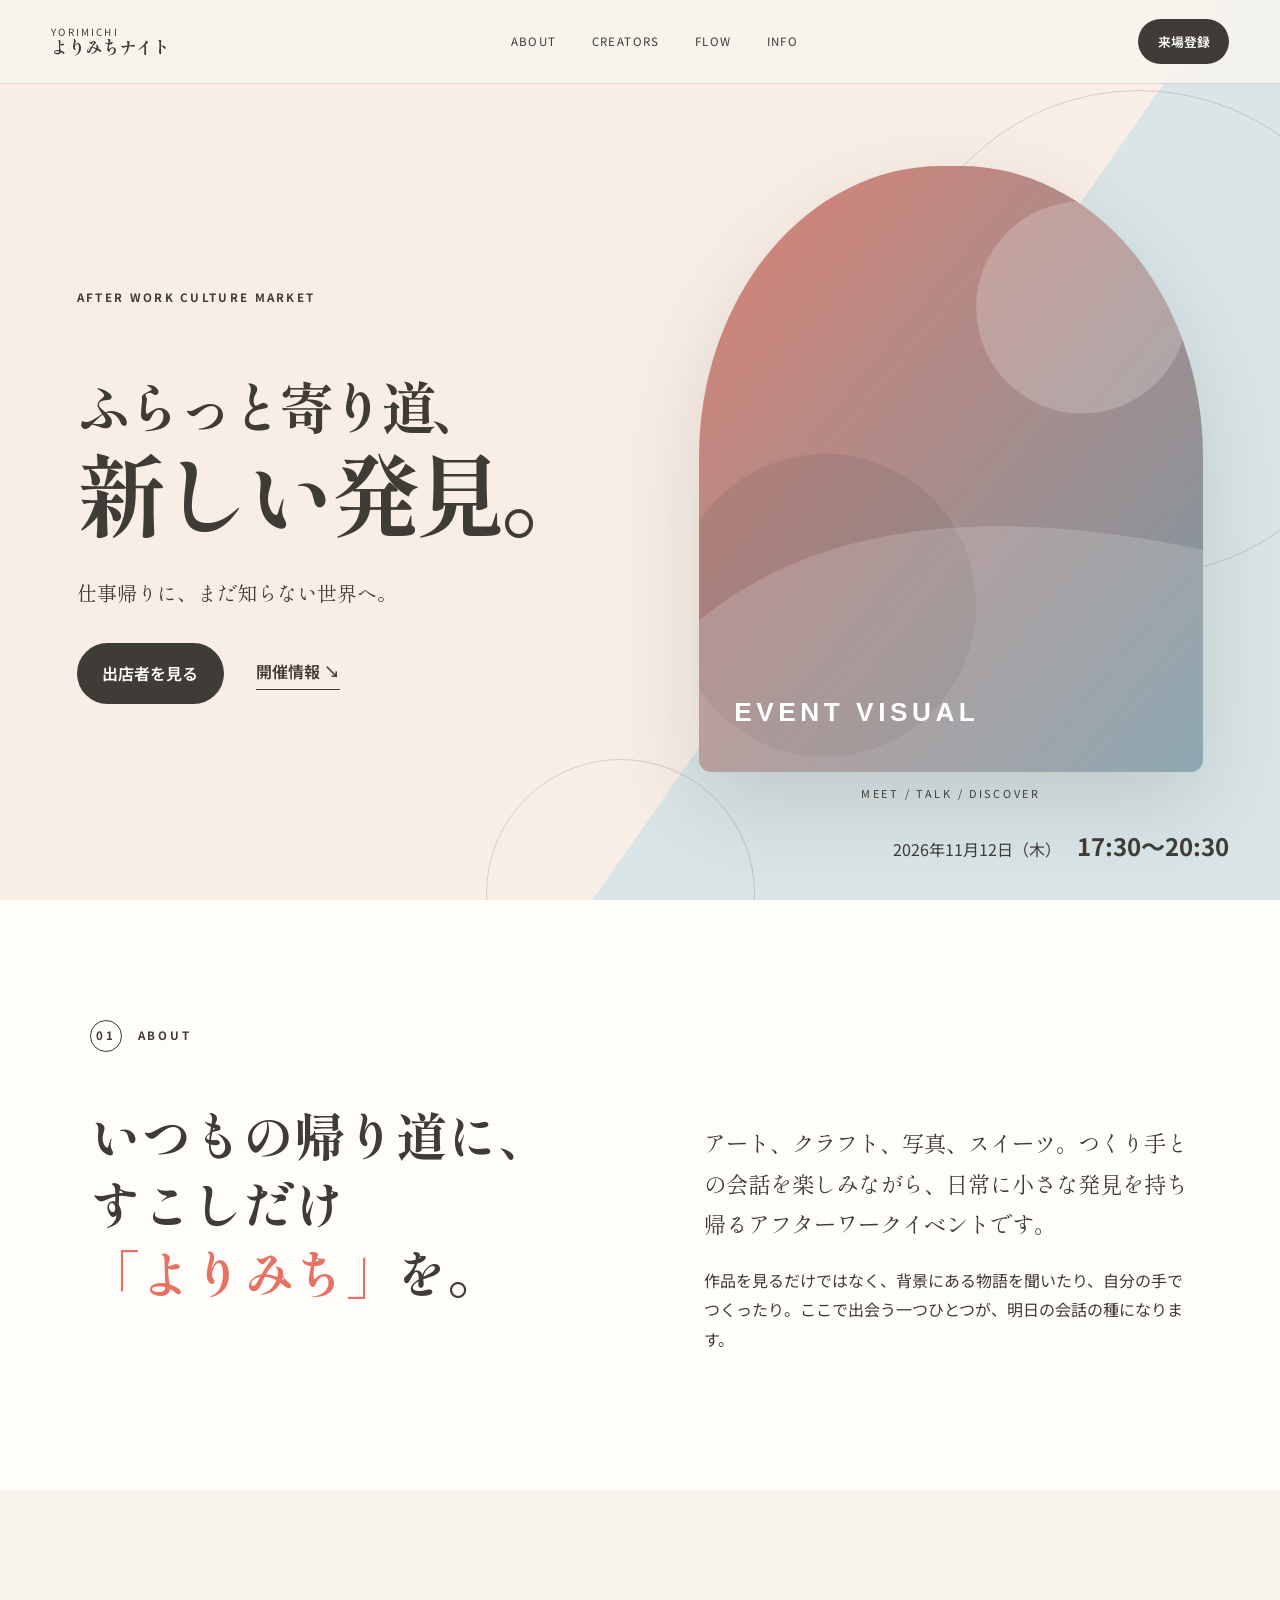
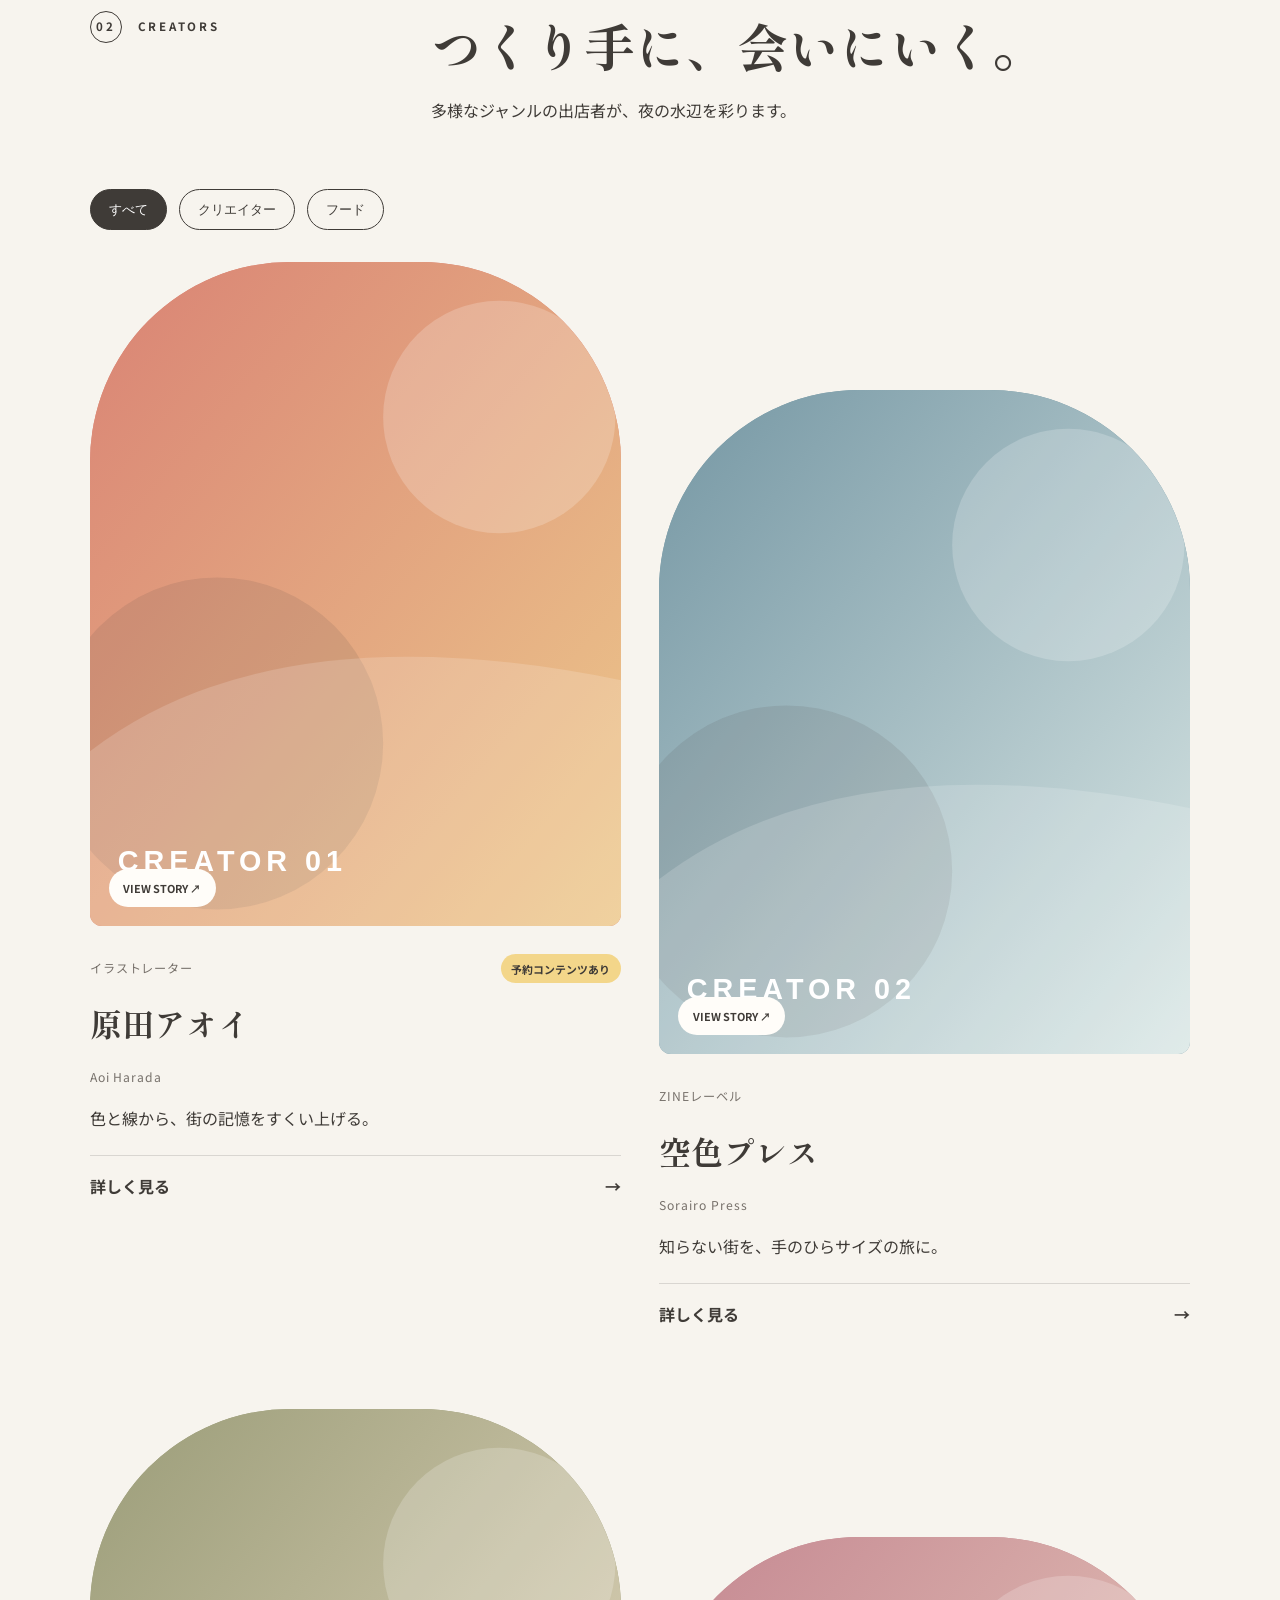
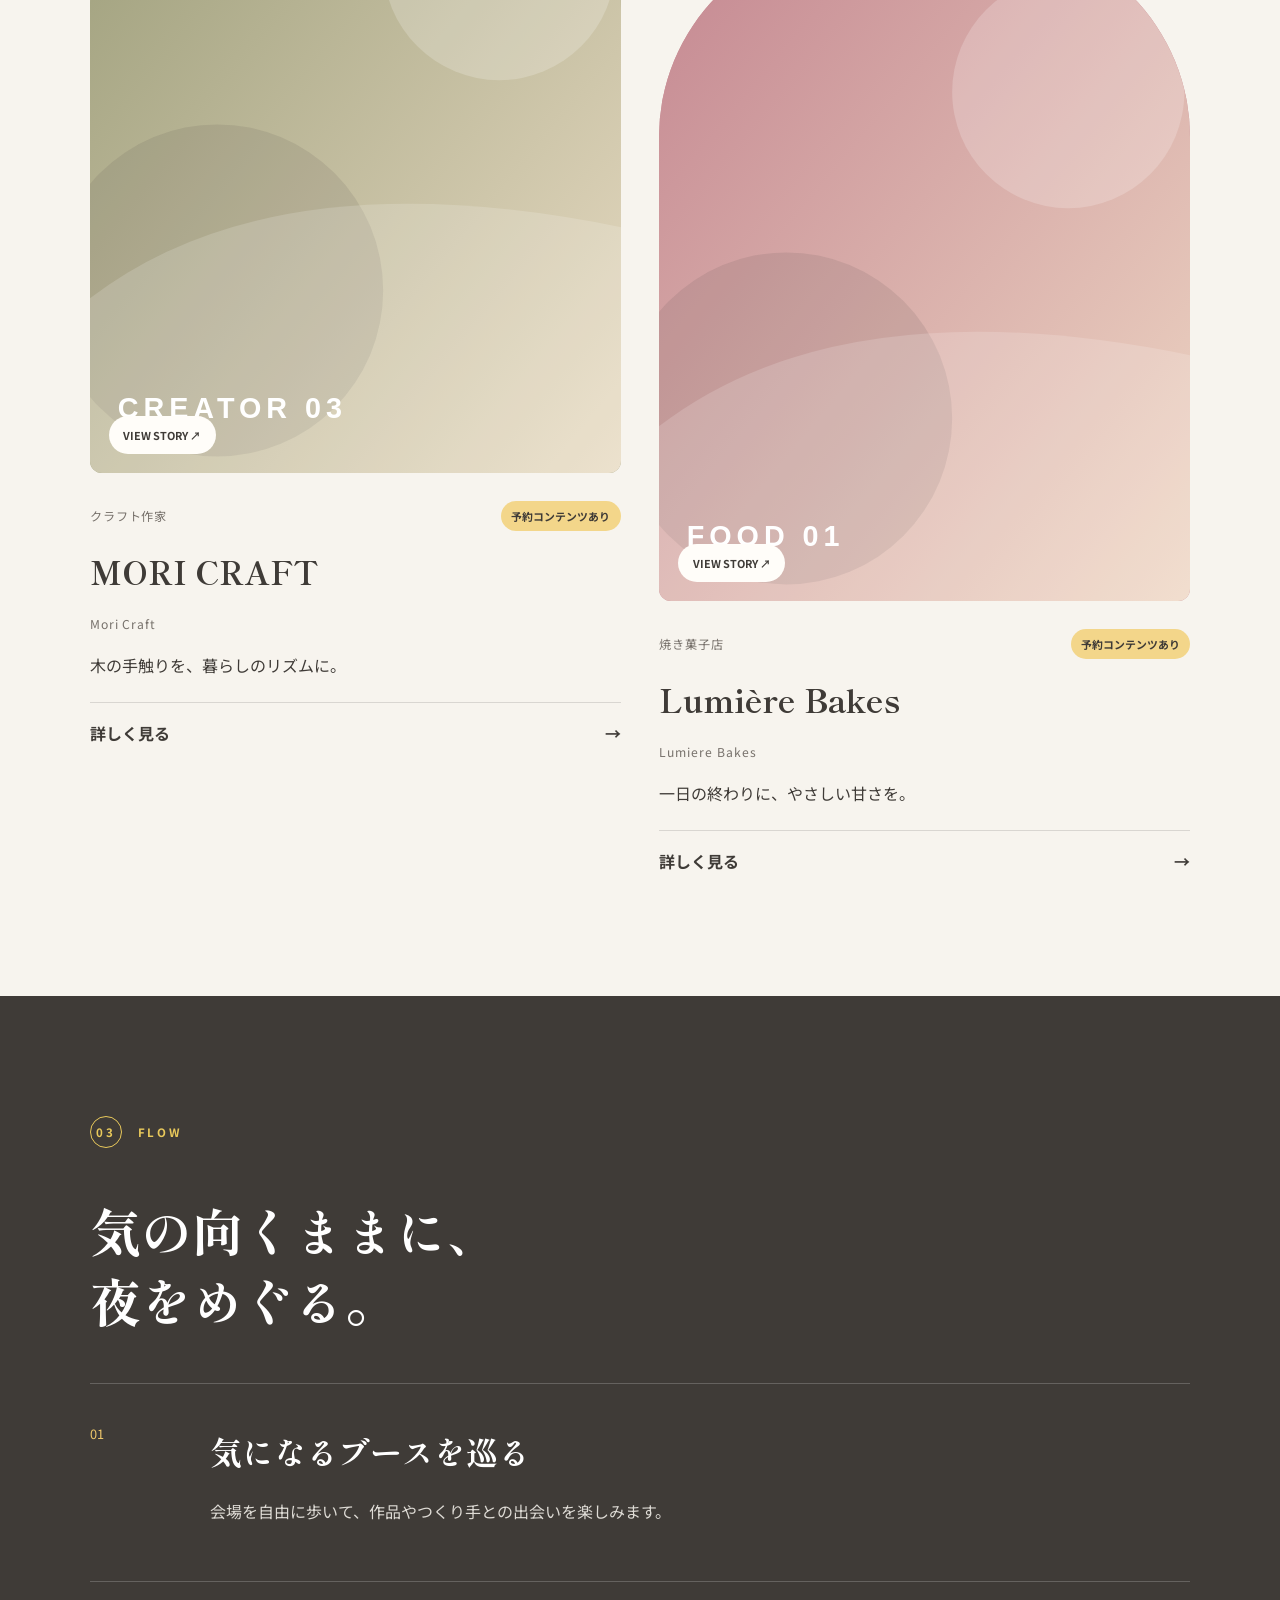
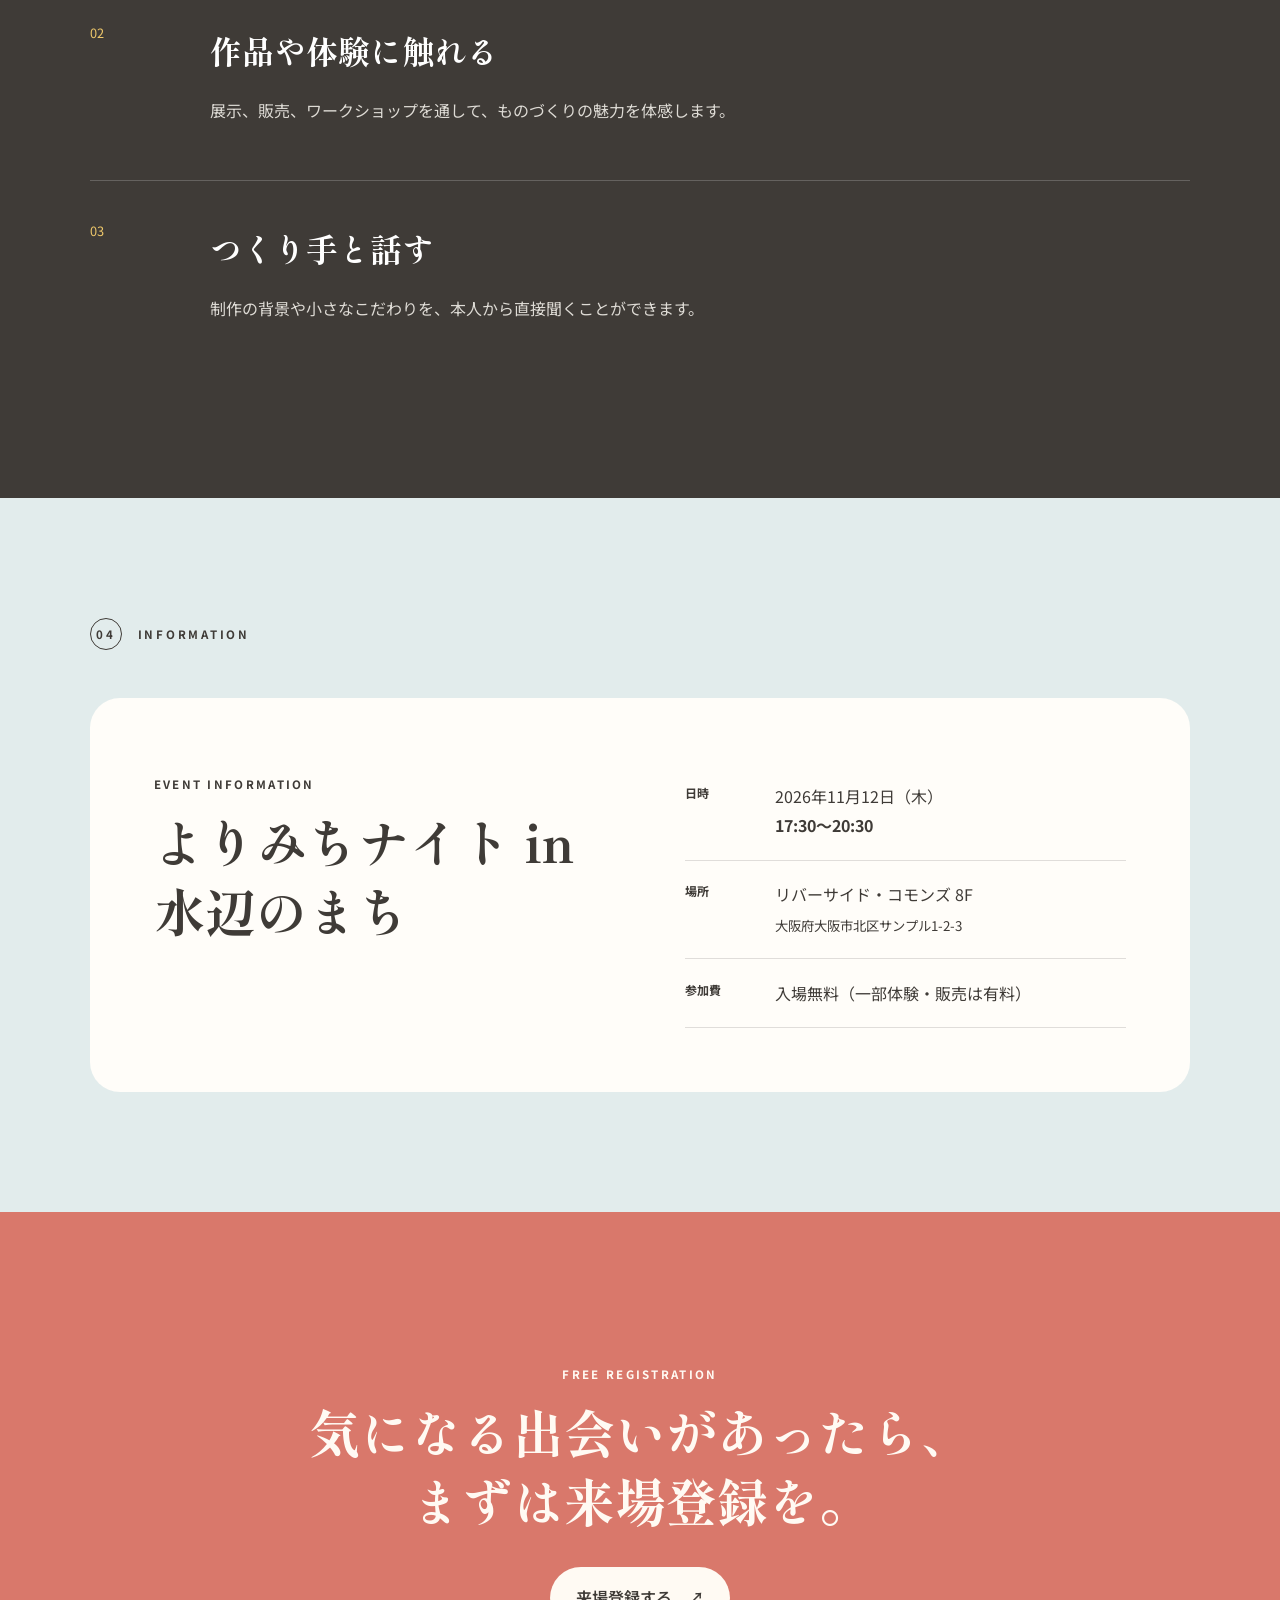
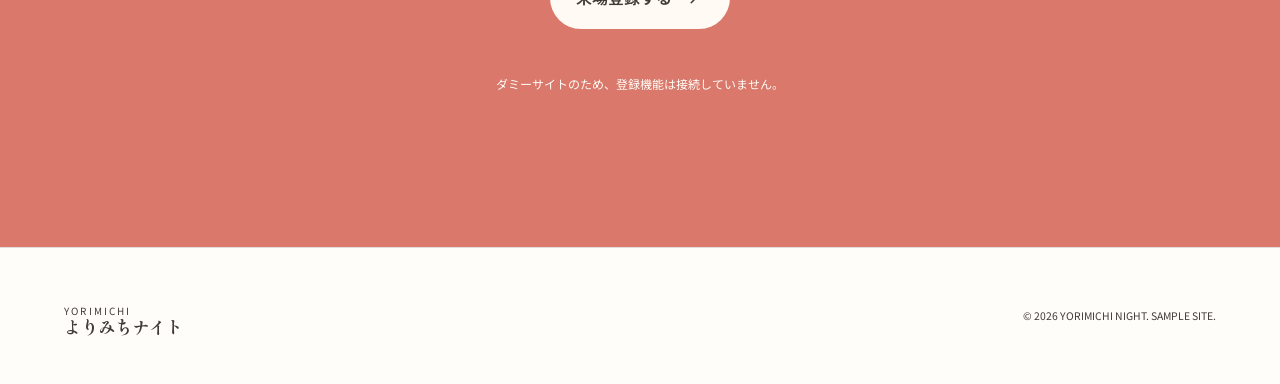
<file: index.html>
<!doctype html>
<html lang="ja">
<head>
  <meta charset="utf-8">
  <meta name="viewport" content="width=device-width, initial-scale=1">
  <meta name="description" content="仕事帰りに楽しむアートとクラフトのイベント">
  <title>よりみちナイト in 水辺のまち</title>
  <link rel="preconnect" href="https://fonts.googleapis.com">
  <link rel="preconnect" href="https://fonts.gstatic.com" crossorigin>
  <link href="https://fonts.googleapis.com/css2?family=Noto+Sans+JP:wght@400;500;600;700&family=Shippori+Mincho:wght@500;600;700&display=swap" rel="stylesheet">
  <link rel="stylesheet" href="styles.css">
  <script src="app.js" defer></script>
</head>
<body>
  <header class="site-header">
    <a class="brand" href="#top" aria-label="トップへ"><span>YORIMICHI</span><strong>よりみちナイト</strong></a>
    <nav class="desktop-nav" aria-label="メインナビゲーション">
      <a href="#about">ABOUT</a><a href="#creators">CREATORS</a><a href="#flow">FLOW</a><a href="#info">INFO</a>
    </nav>
    <a class="button button-small" href="#registration">来場登録</a>
  </header>

  <main id="top">
    <section class="hero">
      <div class="hero-orbit orbit-a"></div><div class="hero-orbit orbit-b"></div>
      <div class="hero-copy reveal">
        <p class="eyebrow">AFTER WORK CULTURE MARKET</p>
        <h1><span>ふらっと寄り道、</span><br>新しい発見。</h1>
        <p class="hero-lead" id="heroLead"></p>
        <div class="hero-actions"><a class="button" href="#creators">出店者を見る</a><a class="text-link" href="#info">開催情報 ↘</a></div>
      </div>
      <div class="hero-visual reveal">
        <img src="assets/images/hero.svg" alt="イベント会場のダミービジュアル">
        <p>MEET / TALK / DISCOVER</p>
      </div>
      <div class="hero-date reveal"><span id="heroDate"></span><strong id="heroTime"></strong></div>
    </section>

    <section class="intro section" id="about">
      <div class="section-label"><span>01</span> ABOUT</div>
      <div class="intro-grid">
        <h2>いつもの帰り道に、<br>すこしだけ<br><em>「よりみち」</em>を。</h2>
        <div><p class="lead" id="eventDescription"></p><p>作品を見るだけではなく、背景にある物語を聞いたり、自分の手でつくったり。ここで出会う一つひとつが、明日の会話の種になります。</p></div>
      </div>
    </section>

    <section class="creators section" id="creators">
      <div class="section-heading"><div class="section-label"><span>02</span> CREATORS</div><div><h2>つくり手に、会いにいく。</h2><p>多様なジャンルの出店者が、夜の水辺を彩ります。</p></div></div>
      <div class="filter-row" role="group" aria-label="出店者カテゴリー"><button class="filter active" data-filter="all">すべて</button><button class="filter" data-filter="creator">クリエイター</button><button class="filter" data-filter="food">フード</button></div>
      <div class="creator-grid" id="creatorGrid" aria-live="polite"></div>
    </section>

    <section class="flow section" id="flow">
      <div class="section-label light"><span>03</span> FLOW</div><h2>気の向くままに、<br>夜をめぐる。</h2>
      <ol class="flow-list"><li><span>01</span><div><h3>気になるブースを巡る</h3><p>会場を自由に歩いて、作品やつくり手との出会いを楽しみます。</p></div></li><li><span>02</span><div><h3>作品や体験に触れる</h3><p>展示、販売、ワークショップを通して、ものづくりの魅力を体感します。</p></div></li><li><span>03</span><div><h3>つくり手と話す</h3><p>制作の背景や小さなこだわりを、本人から直接聞くことができます。</p></div></li></ol>
    </section>

    <section class="info section" id="info">
      <div class="section-label"><span>04</span> INFORMATION</div><div class="info-card"><div><p class="eyebrow">EVENT INFORMATION</p><h2 id="eventName"></h2></div><dl><div><dt>日時</dt><dd><span id="infoDate"></span><br><strong id="infoTime"></strong></dd></div><div><dt>場所</dt><dd><span id="venue"></span><br><small id="address"></small></dd></div><div><dt>参加費</dt><dd id="price"></dd></div></dl></div>
    </section>

    <section class="registration" id="registration"><p class="eyebrow">FREE REGISTRATION</p><h2>気になる出会いがあったら、<br>まずは来場登録を。</h2><a class="button button-invert" href="#">来場登録する <span>↗</span></a><p>ダミーサイトのため、登録機能は接続していません。</p></section>
  </main>
  <footer><a class="brand brand-footer" href="#top"><span>YORIMICHI</span><strong>よりみちナイト</strong></a><p>© 2026 YORIMICHI NIGHT. SAMPLE SITE.</p></footer>
</body>
</html>
</file>
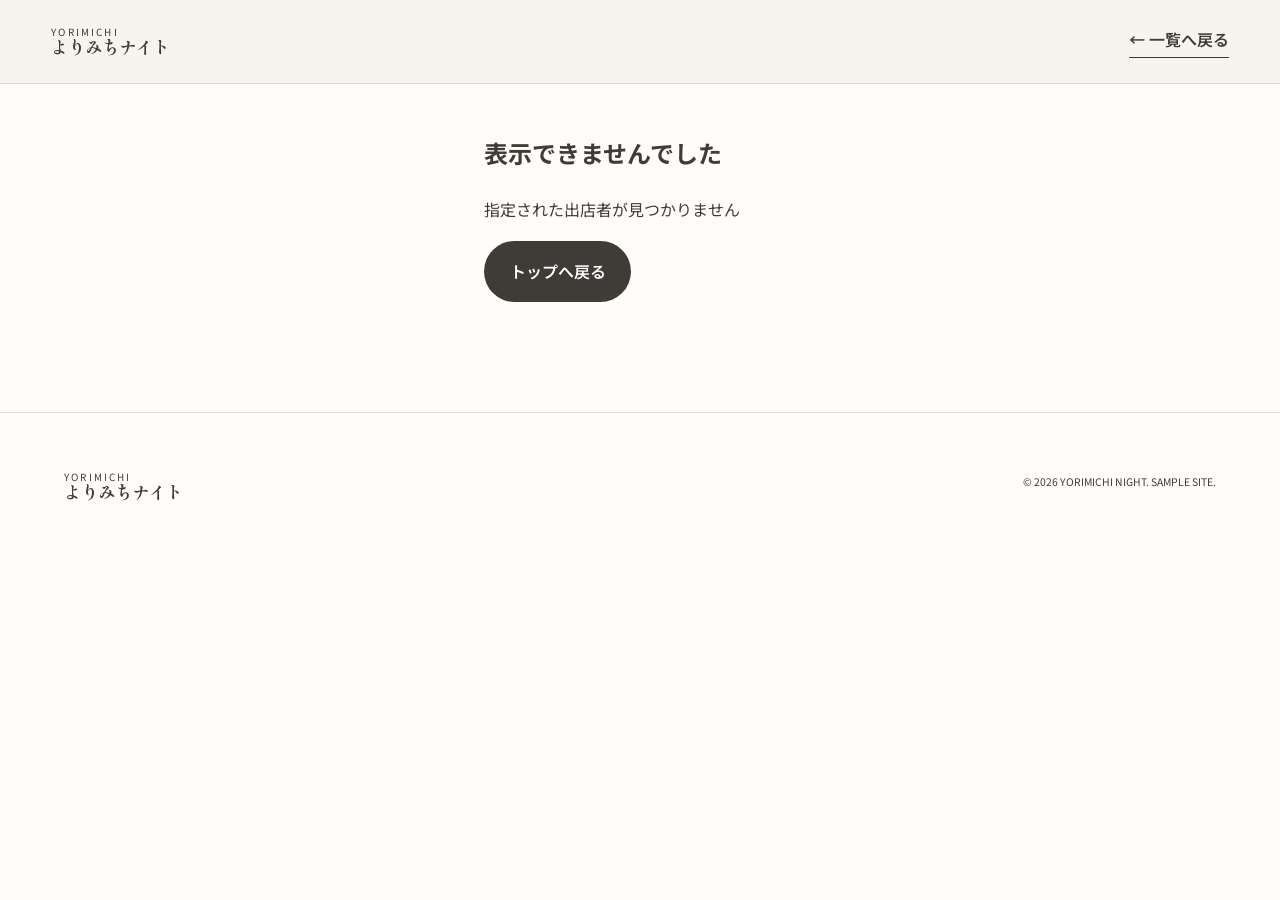
<file: creator.html>
<!doctype html><html lang="ja"><head><meta charset="utf-8"><meta name="viewport" content="width=device-width,initial-scale=1"><title>出店者詳細｜よりみちナイト</title><link rel="preconnect" href="https://fonts.googleapis.com"><link rel="preconnect" href="https://fonts.gstatic.com" crossorigin><link href="https://fonts.googleapis.com/css2?family=Noto+Sans+JP:wght@400;500;600;700&family=Shippori+Mincho:wght@500;600;700&display=swap" rel="stylesheet"><link rel="stylesheet" href="styles.css"><script src="creator.js" defer></script></head><body class="detail-page"><header class="site-header"><a class="brand" href="index.html"><span>YORIMICHI</span><strong>よりみちナイト</strong></a><a class="text-link" href="index.html#creators">← 一覧へ戻る</a></header><main id="detailRoot"><div class="loading">出店者情報を読み込んでいます…</div></main><footer><a class="brand brand-footer" href="index.html"><span>YORIMICHI</span><strong>よりみちナイト</strong></a><p>© 2026 YORIMICHI NIGHT. SAMPLE SITE.</p></footer></body></html>
</file>
<file: styles.css>
:root{--ink:#3f3b37;--paper:#f7f4ee;--cream:#fffdf9;--orange:#e57263;--yellow:#f0c96b;--blue:#708f9d;--line:rgba(63,59,55,.16);--serif:"Shippori Mincho",serif;--sans:"Noto Sans JP",sans-serif}*{box-sizing:border-box}html{scroll-behavior:smooth}body{margin:0;color:var(--ink);background:var(--paper);font-family:var(--sans);line-height:1.85}a{color:inherit;text-decoration:none}img{max-width:100%;display:block}.site-header{position:fixed;z-index:20;top:0;left:0;width:100%;height:84px;padding:0 4vw;display:flex;align-items:center;justify-content:space-between;background:rgba(247,244,238,.92);backdrop-filter:blur(16px);border-bottom:1px solid var(--line)}.brand{display:flex;flex-direction:column;line-height:1.1}.brand span{font-size:.62rem;letter-spacing:.22em}.brand strong{font-family:var(--serif);font-size:1.08rem}.desktop-nav{display:flex;gap:2.2rem;font-size:.72rem;letter-spacing:.12em}.desktop-nav a:hover{color:var(--orange)}.button{display:inline-flex;align-items:center;justify-content:center;gap:1rem;background:var(--ink);color:white;padding:1rem 1.6rem;border-radius:99px;font-weight:600;transition:.25s}.button:hover{transform:translateY(-2px);background:var(--orange)}.button-small{padding:.65rem 1.2rem;font-size:.8rem}.text-link{font-weight:600;border-bottom:1px solid;padding-bottom:.15rem}.hero{min-height:100svh;padding:150px 6vw 70px;display:grid;grid-template-columns:1.05fr .95fr;align-items:center;gap:5vw;position:relative;overflow:hidden;background:linear-gradient(125deg,#f8eee6 0 64%,#d9e5e7 64%)}.hero-copy,.hero-visual{position:relative;z-index:2}.eyebrow{font-size:.72rem;letter-spacing:.2em;font-weight:700}.hero h1{font-family:var(--serif);font-size:clamp(3.2rem,7vw,7.2rem);line-height:1.13;letter-spacing:-.06em;margin:.35em 0}.hero h1 span{font-size:.62em}.hero-lead{font-family:var(--serif);font-size:1.25rem}.hero-actions{display:flex;align-items:center;gap:2rem;margin-top:2rem}.hero-visual{transform:rotate(3deg)}.hero-visual img{border-radius:48% 48% 12px 12px;box-shadow:0 35px 90px rgba(69,60,54,.16)}.hero-visual p{text-align:center;letter-spacing:.25em;font-size:.68rem}.hero-date{position:absolute;right:4vw;bottom:2rem;display:flex;gap:1rem;align-items:baseline;z-index:3}.hero-date strong{font-size:1.5rem}.hero-orbit{position:absolute;border:1px solid rgba(63,59,55,.18);border-radius:50%}.orbit-a{width:38vw;height:38vw;right:-8vw;top:10vh}.orbit-b{width:21vw;height:21vw;left:38vw;bottom:-10vw}.section{padding:120px 7vw}.section-label{font-size:.72rem;letter-spacing:.24em;font-weight:700;margin-bottom:3rem;display:flex;gap:1rem;align-items:center}.section-label span{display:grid;place-items:center;width:2rem;height:2rem;border:1px solid;border-radius:50%}.intro{background:var(--cream)}.intro-grid{display:grid;grid-template-columns:1fr 1fr;gap:10vw}.intro h2,.section-heading h2,.flow h2,.info h2,.registration h2,.detail-section h2{font-family:var(--serif);font-size:clamp(2.1rem,4vw,4.5rem);line-height:1.35;margin:0}.intro h2 em{color:var(--orange);font-style:normal}.lead{font-family:var(--serif);font-size:1.4rem;line-height:1.8}.creators{background:var(--paper)}.section-heading{display:grid;grid-template-columns:.45fr 1fr;align-items:end}.section-heading .section-label{align-self:start}.filter-row{display:flex;gap:.7rem;margin:3rem 0 2rem}.filter{border:1px solid var(--ink);background:transparent;border-radius:99px;padding:.65rem 1.15rem;color:var(--ink);cursor:pointer}.filter.active,.filter:hover{background:var(--ink);color:white}.creator-grid{display:grid;grid-template-columns:repeat(2,1fr);gap:5rem 3vw}.creator-card:nth-child(even){margin-top:8rem}.creator-image{display:block;position:relative;background:var(--accent);overflow:hidden;border-radius:200px 200px 12px 12px}.creator-image img{width:100%;aspect-ratio:4/5;object-fit:cover;transition:.5s}.creator-image span{position:absolute;left:1.2rem;bottom:1.2rem;background:var(--cream);padding:.55rem .9rem;border-radius:99px;font-size:.68rem;font-weight:700}.creator-image:hover img{transform:scale(1.03)}.creator-meta{display:flex;justify-content:space-between;align-items:center;margin-top:1.2rem}.creator-meta p,.name-en{font-size:.76rem;letter-spacing:.08em;color:#77716b}.creator-card h3{font-family:var(--serif);font-size:2rem;margin:.15rem 0}.reserve-badge{display:inline-block;background:#f3d68a;padding:.3rem .65rem;border-radius:99px;font-size:.68rem;font-weight:700}.card-link{display:flex;justify-content:space-between;border-top:1px solid var(--line);padding-top:1rem;margin-top:1.3rem;font-weight:700}.flow{background:var(--ink);color:white}.section-label.light{color:#e9c95b}.flow>h2{margin-bottom:3rem}.flow-list{list-style:none;padding:0;margin:0}.flow-list li{display:grid;grid-template-columns:120px 1fr;padding:2.4rem 0;border-top:1px solid rgba(255,255,255,.2)}.flow-list li>span{color:var(--yellow);font-size:.8rem}.flow-list h3{font-family:var(--serif);font-size:2rem;margin:0}.flow-list p{color:#dedbd5}.info{background:#e2ecec}.info-card{background:var(--cream);border-radius:30px;padding:5vw;display:grid;grid-template-columns:1fr 1fr;gap:7vw}.info-card dl{margin:0}.info-card dl>div{display:grid;grid-template-columns:90px 1fr;padding:1.2rem 0;border-bottom:1px solid var(--line)}.info-card dt{font-size:.75rem;font-weight:700}.info-card dd{margin:0}.registration{text-align:center;padding:140px 4vw;background:#d9786b;color:#fffaf3}.registration .button{margin:2rem 0}.button-invert{background:#fffaf3;color:var(--ink)}.registration>p:last-child{font-size:.75rem}footer{padding:3rem 5vw;display:flex;justify-content:space-between;align-items:end;background:var(--cream);border-top:1px solid var(--line)}footer p{font-size:.65rem}.reveal{opacity:0;transform:translateY(26px);transition:.8s}.reveal.is-visible{opacity:1;transform:none}.loading,.error{padding:160px 8vw}.detail-page{background:var(--cream)}.detail-hero{min-height:92svh;padding:140px 7vw 70px;display:grid;grid-template-columns:1fr 1fr;gap:5vw;align-items:center;background:linear-gradient(130deg,var(--paper) 0 58%,var(--accent) 58%)}.detail-copy h1{font-family:var(--serif);font-size:clamp(3.5rem,7vw,7rem);line-height:1.1;margin:.2em 0}.detail-copy h2{font-family:var(--serif);font-size:1.7rem;line-height:1.6}.detail-role{margin-top:3rem;font-weight:700}.detail-image img{border-radius:50% 50% 10px 10px;box-shadow:0 25px 70px rgba(69,60,54,.18)}.detail-section{padding:110px 10vw;display:grid;grid-template-columns:.38fr 1fr;gap:8vw;border-top:1px solid var(--line)}.detail-index{font-size:.72rem;letter-spacing:.18em;font-weight:700}.detail-section>div:last-child{max-width:800px}.detail-lead{font-family:var(--serif);font-size:1.65rem}.activity{background:#e2ecec}.activity h3{font-family:var(--serif);font-size:2rem}.activity .button{display:flex;width:max-content;margin-top:2rem}.detail-actions{display:flex;gap:2rem;align-items:center;margin-top:2rem}@media(max-width:760px){.desktop-nav{display:none}.site-header{height:70px}.hero{padding:110px 6vw 60px;grid-template-columns:1fr;background:linear-gradient(160deg,#f8eee6 0 62%,#d9e5e7 62%)}.hero h1{font-size:15vw}.hero-visual{width:78%;margin-left:auto}.hero-date{position:static;margin-top:2rem}.section{padding:85px 6vw}.intro-grid,.section-heading,.info-card,.detail-hero,.detail-section{grid-template-columns:1fr}.creator-grid{gap:3rem}.creator-card:nth-child(even){margin-top:0}.flow-list li{grid-template-columns:55px 1fr}.info-card{padding:2rem}.detail-hero{padding:110px 6vw 60px;background:linear-gradient(160deg,var(--paper) 0 62%,var(--accent) 62%)}.detail-section{padding:75px 7vw;gap:2rem}.detail-actions{align-items:flex-start;flex-direction:column}footer{align-items:flex-start;gap:2rem;flex-direction:column}}
</file>
